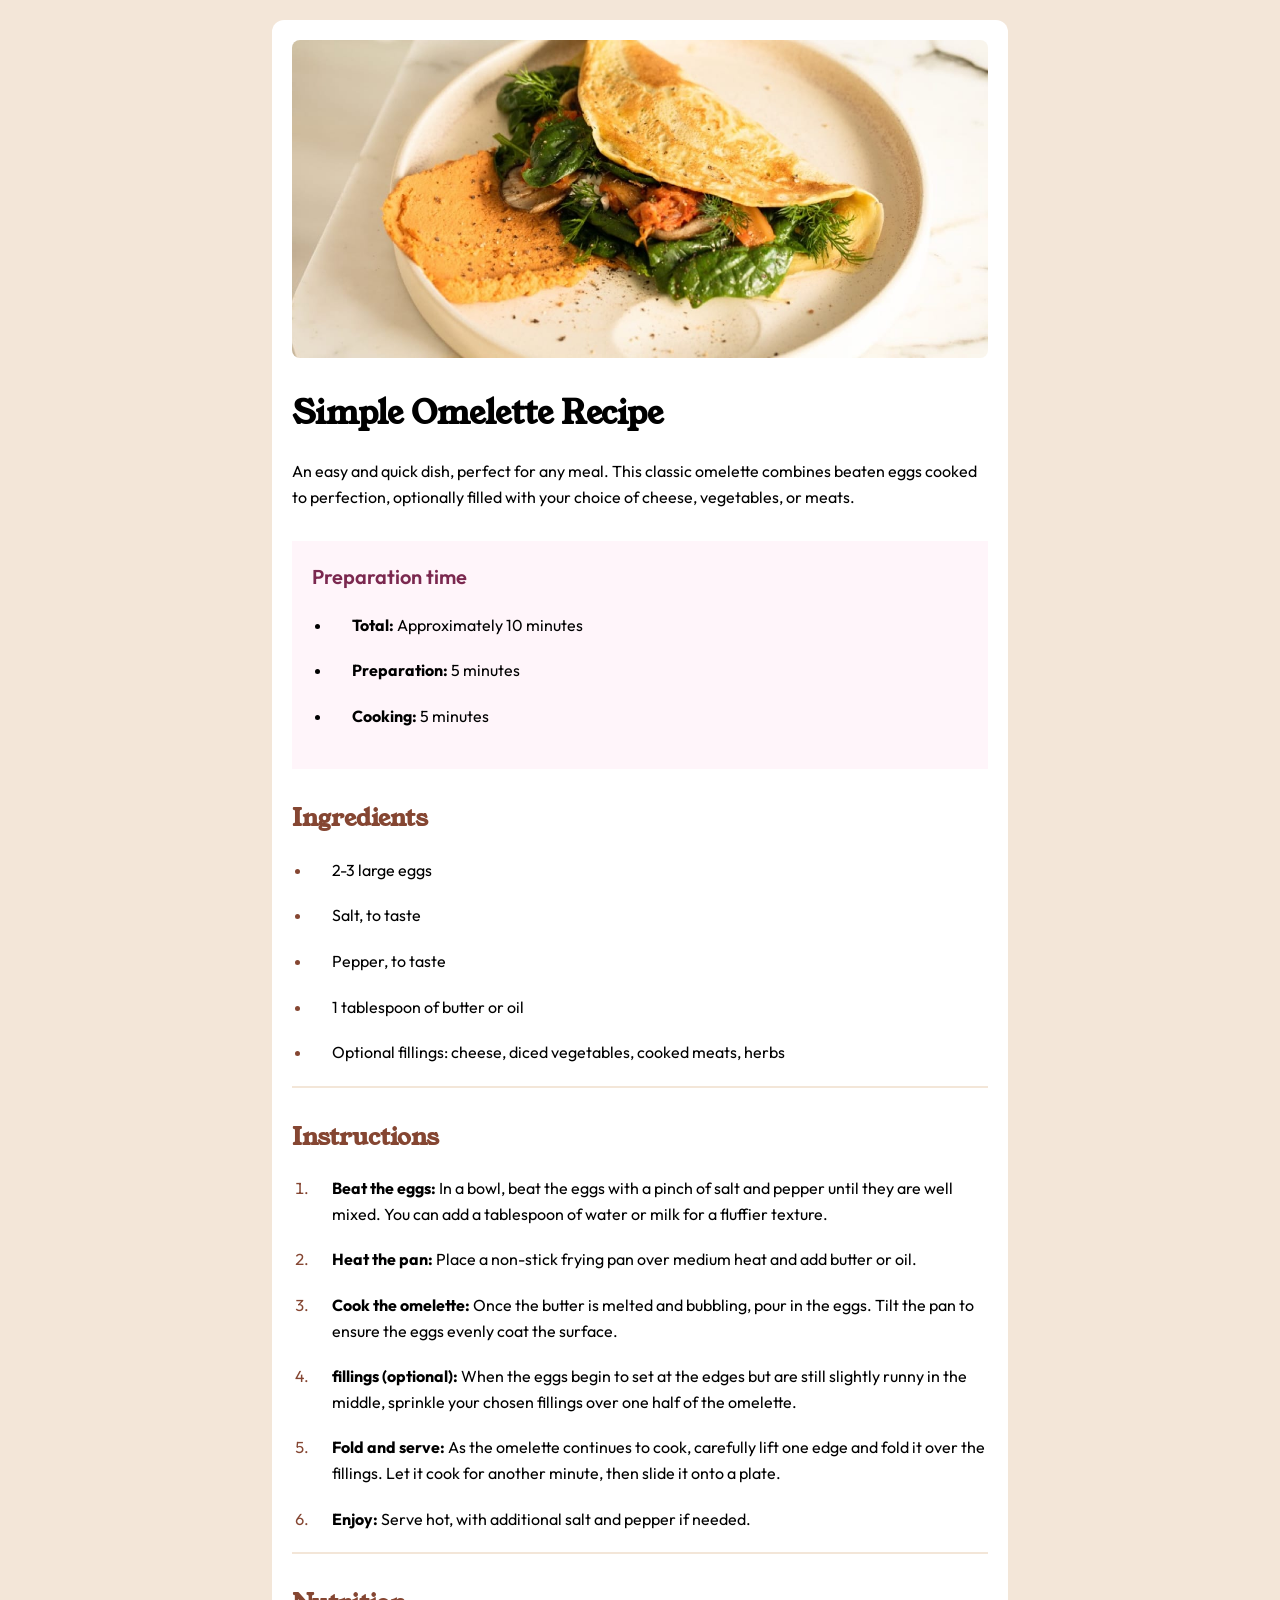
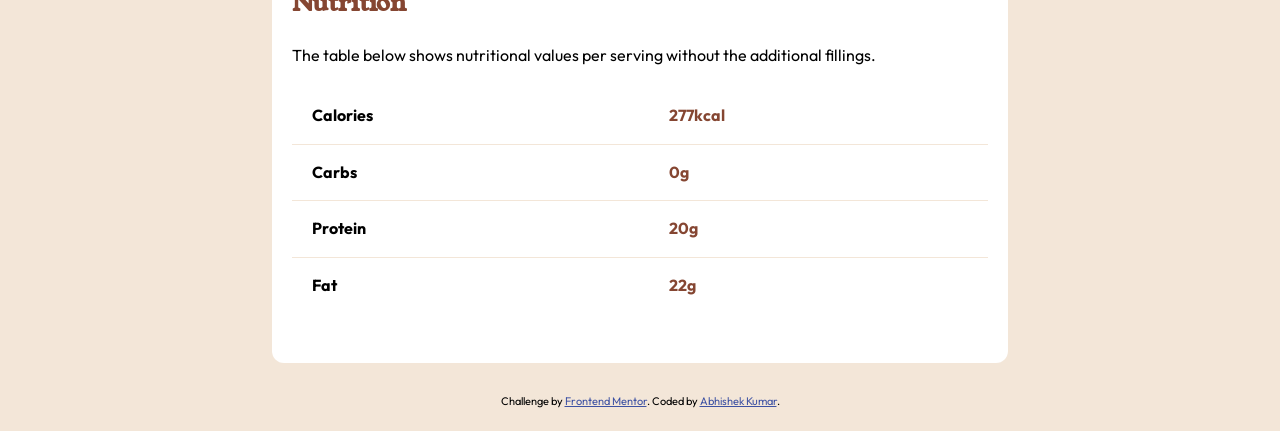
<file: recipe-page-main/index.html>
<!DOCTYPE html>
<html lang="en">
  <head>
    <meta charset="UTF-8" />
    <meta name="viewport" content="width=device-width, initial-scale=1.0" />
    <!-- displays site properly based on user's device -->

    <link
      rel="icon"
      type="image/png"
      sizes="32x32"
      href="./assets/images/favicon-32x32.png"
    />

    <title>Frontend Mentor | Recipe page</title>

    <!-- Feel free to remove these styles or customise in your own stylesheet 👍 -->
    <style></style>
    <link rel="stylesheet" href="styles.css" />
  </head>
  <body>
    <main class="layout">
      <header>
        <img
          src="assets/images/image-omelette.jpeg"
          alt="a fresh simple omelette on a plate"
        />
        <h1>Simple Omelette Recipe</h1>
        <p>
          An easy and quick dish, perfect for any meal. This classic omelette
          combines beaten eggs cooked to perfection, optionally filled with your
          choice of cheese, vegetables, or meats.
        </p>
      </header>
      <div class="preparation-time">
        <p>Preparation time</p>
        <ul>
          <li><strong>Total:</strong> Approximately 10 minutes</li>
          <li><strong> Preparation:</strong> 5 minutes</li>
          <li><strong> Cooking:</strong> 5 minutes</li>
        </ul>
      </div>
      <section class="ingredients">
        <h2>Ingredients</h2>
        <ul>
          <li>2-3 large eggs</li>
          <li>Salt, to taste</li>
          <li>Pepper, to taste</li>
          <li>1 tablespoon of butter or oil</li>
          <li>
            Optional fillings: cheese, diced vegetables, cooked meats, herbs
          </li>
        </ul>
      </section>
      <section class="instructions">
        <h2>Instructions</h2>
        <ol>
          <li>
            <strong>Beat the eggs:</strong> In a bowl, beat the eggs with a
            pinch of salt and pepper until they are well mixed. You can add a
            tablespoon of water or milk for a fluffier texture.
          </li>
          <li>
            <strong>Heat the pan:</strong> Place a non-stick frying pan over
            medium heat and add butter or oil.
          </li>
          <li>
            <strong>Cook the omelette:</strong> Once the butter is melted and
            bubbling, pour in the eggs. Tilt the pan to ensure the eggs evenly
            coat the surface.
          </li>
          <li>
            <strong>fillings (optional):</strong> When the eggs begin to set at
            the edges but are still slightly runny in the middle, sprinkle your
            chosen fillings over one half of the omelette.
          </li>
          <li>
            <strong>Fold and serve:</strong> As the omelette continues to cook,
            carefully lift one edge and fold it over the fillings. Let it cook
            for another minute, then slide it onto a plate.
          </li>
          <li>
            <strong>Enjoy:</strong> Serve hot, with additional salt and pepper
            if needed.
          </li>
        </ol>
      </section>
      <section class="nutrition">
        <h2>Nutrition</h2>
        <p>
          The table below shows nutritional values per serving without the
          additional fillings.
        </p>
        <table>
          <tbody>
            <tr>
              <th scope="row">Calories</th>
              <td class="value">277kcal</td>
            </tr>
            <tr>
              <th scope="row">Carbs</th>
              <td class="value">0g</td>
            </tr>
            <tr>
              <th scope="row">Protein</th>
              <td class="value">20g</td>
            </tr>
            <tr>
              <th scope="row">Fat</th>
              <td class="value">22g</td>
            </tr>
          </tbody>
        </table>
      </section>
    </main>

    <footer class="attribution">
      Challenge by
      <a
        href="https://www.frontendmentor.io?ref=challenge"
        target="_blank"
        rel="noopener noreferrer"
        >Frontend Mentor</a
      >. Coded by <a href="#">Abhishek Kumar</a>.
    </footer>
  </body>
</html>
</file>
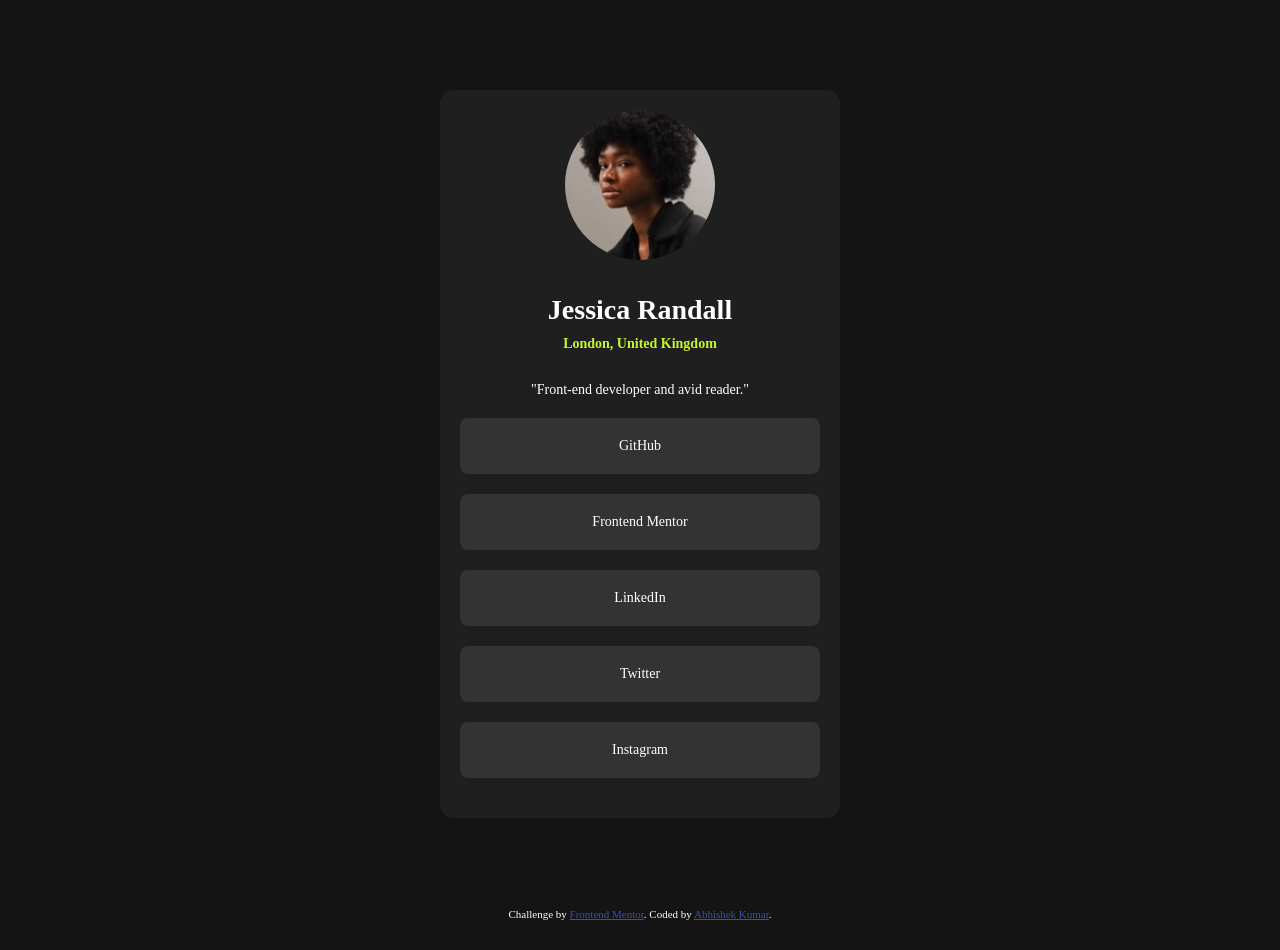
<file: social-links-profile-main/index.html>
<!DOCTYPE html>
<html lang="en">
  <head>
    <meta charset="UTF-8" />
    <meta name="viewport" content="width=device-width, initial-scale=1.0" />
    <!-- displays site properly based on user's device -->

    <link
      rel="icon"
      type="image/png"
      sizes="32x32"
      href="./assets/images/favicon-32x32.png"
    />

    <title>Frontend Mentor | Social links profile</title>

    <!-- Feel free to remove these styles or customise in your own stylesheet 👍 -->

    <link rel="stylesheet" href="styles.css" />
  </head>
  <body>
    <main>
      <div class="container">
        <header>
          <img
            src="assets/images/avatar-jessica.jpeg"
            alt="Headshot of Jessica Randall"
          />
          <h1>Jessica Randall</h1>
          <p>London, United Kingdom</p>
        </header>
        <section class="brief-intro">
          <p>"Front-end developer and avid reader."</p>
        </section>

        <nav class="social-link-container" aria-label="social link">
          <ul>
            <li><a href="#" class="social-link">GitHub</a></li>
            <li><a href="#" class="social-link">Frontend Mentor</a></li>
            <li><a href="#" class="social-link">LinkedIn</a></li>
            <li><a href="#" class="social-link">Twitter</a></li>
            <li><a href="#" class="social-link">Instagram</a></li>
          </ul>
        </nav>
      </div>
    </main>

    <footer class="attribution">
      Challenge by
      <a
        href="https://www.frontendmentor.io?ref=challenge"
        target="_blank"
        rel="noopener noreferrer"
        >Frontend Mentor</a
      >. Coded by <a href="#">Abhishek Kumar</a>.
    </footer>
  </body>
</html>
</file>
<file: recipe-page-main/styles.css>
@font-face {
  font-family: "body-txt";
  src: url("./assets/fonts/outfit/Outfit-VariableFont_wght.ttf")
    format("truetype");
}

@font-face {
  font-family: "heading-txt";
  src: url("./assets/fonts/young-serif/YoungSerif-Regular.ttf")
    format("truetype");
}

*,
*::before,
*::after {
  box-sizing: border-box;
  padding: 0;
  margin: 0;
}

body {
  background-color: hsl(30, 54%, 90%);
  padding: 20px;
  font-family: "body-txt";
  font-weight: 400;
  line-height: 1.6;
}

.layout {
  background-color: hsl(0, 0%, 100%);
  padding: 20px;
  width: 100%;
  max-width: 736px;
  margin: 0 auto;
  border-radius: 12px;
}

/* --- SCOPED GLOBAL ELEMENTS --- */
.layout p {
  margin-bottom: 20px;
}

.layout h1,
.layout h2 {
  font-family: "heading-txt";
  margin-bottom: 20px;
}

.layout img {
  max-width: 100%;
  height: auto;
  display: block;
  border-radius: 8px;
  margin-bottom: 30px;
}

.layout header {
  margin-bottom: 30px;
}

.layout ul,
.layout ol {
  padding-left: 20px;
}

.layout li {
  padding-left: 20px;
  margin-bottom: 20px;
}

.layout table {
  width: 100%;
  border-collapse: collapse;
}

.layout tr:not(:last-of-type) {
  border-bottom: 1px solid hsl(30, 54%, 90%);
}

.layout td,
.layout th {
  padding: 15px 20px;
  text-align: left;
}

/* --- SPECIFIC COMPONENT STYLES --- */
.preparation-time {
  background-color: hsl(330, 100%, 98%);
  padding: 20px;
  margin-bottom: 30px;
}

.preparation-time p {
  color: hsl(332, 51%, 32%);
  font-size: 1.25rem;
  font-weight: 600;
}

.ingredients {
  margin-bottom: 30px;
  border-bottom: 2px solid hsl(30, 54%, 90%);
}

.ingredients h2 {
  font-weight: 600;
  color: hsl(14, 45%, 36%);
}

.ingredients li::marker {
  color: hsl(14, 45%, 36%);
}

.instructions {
  margin-bottom: 30px;
  border-bottom: 2px solid hsl(30, 54%, 90%);
}

.instructions h2 {
  font-weight: 600;
  color: hsl(14, 45%, 36%);
}

.instructions li::marker {
  color: hsl(14, 45%, 36%);
}

.nutrition {
  margin-bottom: 30px;
}

.nutrition h2 {
  font-weight: 600;
  color: hsl(14, 45%, 36%);
}

.value {
  color: hsl(14, 45%, 36%);
  font-weight: bold;
}

.attribution {
  font-size: 11px;
  text-align: center;
  margin-top: 30px;
}

.attribution a {
  color: hsl(228, 45%, 44%);
}

@media (max-width: 650px) {
  .layout {
    width: 100%;
  }
}
</file>
<file: social-links-profile-main/styles.css>
*,
*::before,
*::after {
  box-sizing: border-box;
  padding: 0;
  margin: 0;
}
body {
  background-color: hsl(0, 0%, 8%);
  font-size: 14px;
  font-family: Inter;
  color: hsl(0, 0%, 100%);
}
.container {
  background-color: hsl(0, 0%, 12%);
  width: 90%;
  max-width: 400px;
  margin: 10vh auto;
  padding: 20px;
  border-radius: 14px;
  text-align: center;
}
.container ul {
  list-style: none;
}
.container img {
  width: 150px;
  height: 150px;
  border-radius: 50%;
  margin-bottom: 30px;
}
.container h1 {
  margin-bottom: 10px;
}

header {
  margin-bottom: 30px;
}
header p {
  color: hsl(75, 94%, 57%);
  font-weight: bold;
}
.brief-intro {
  margin-bottom: 20px;
}
.social-link-container {
  margin-bottom: 20px;
}
.social-link-container ul {
  display: flex;
  flex-direction: column;
  gap: 20px;
}

.social-link-container a {
  display: block;
  background-color: hsl(0, 0%, 20%);
  padding: 20px;
  border-radius: 8px;
  text-decoration: none;
  color: white;
  transition: all 0.3s ease;
}
.social-link-container a:hover {
  background-color: hsl(75, 94%, 57%);
  cursor: pointer;
  color: hsl(0, 0%, 8%);
  font-weight: bold;
}

.attribution {
  font-size: 11px;
  text-align: center;
  margin-bottom: 30px;
}
.attribution a {
  color: hsl(228, 45%, 44%);
}
</file>
